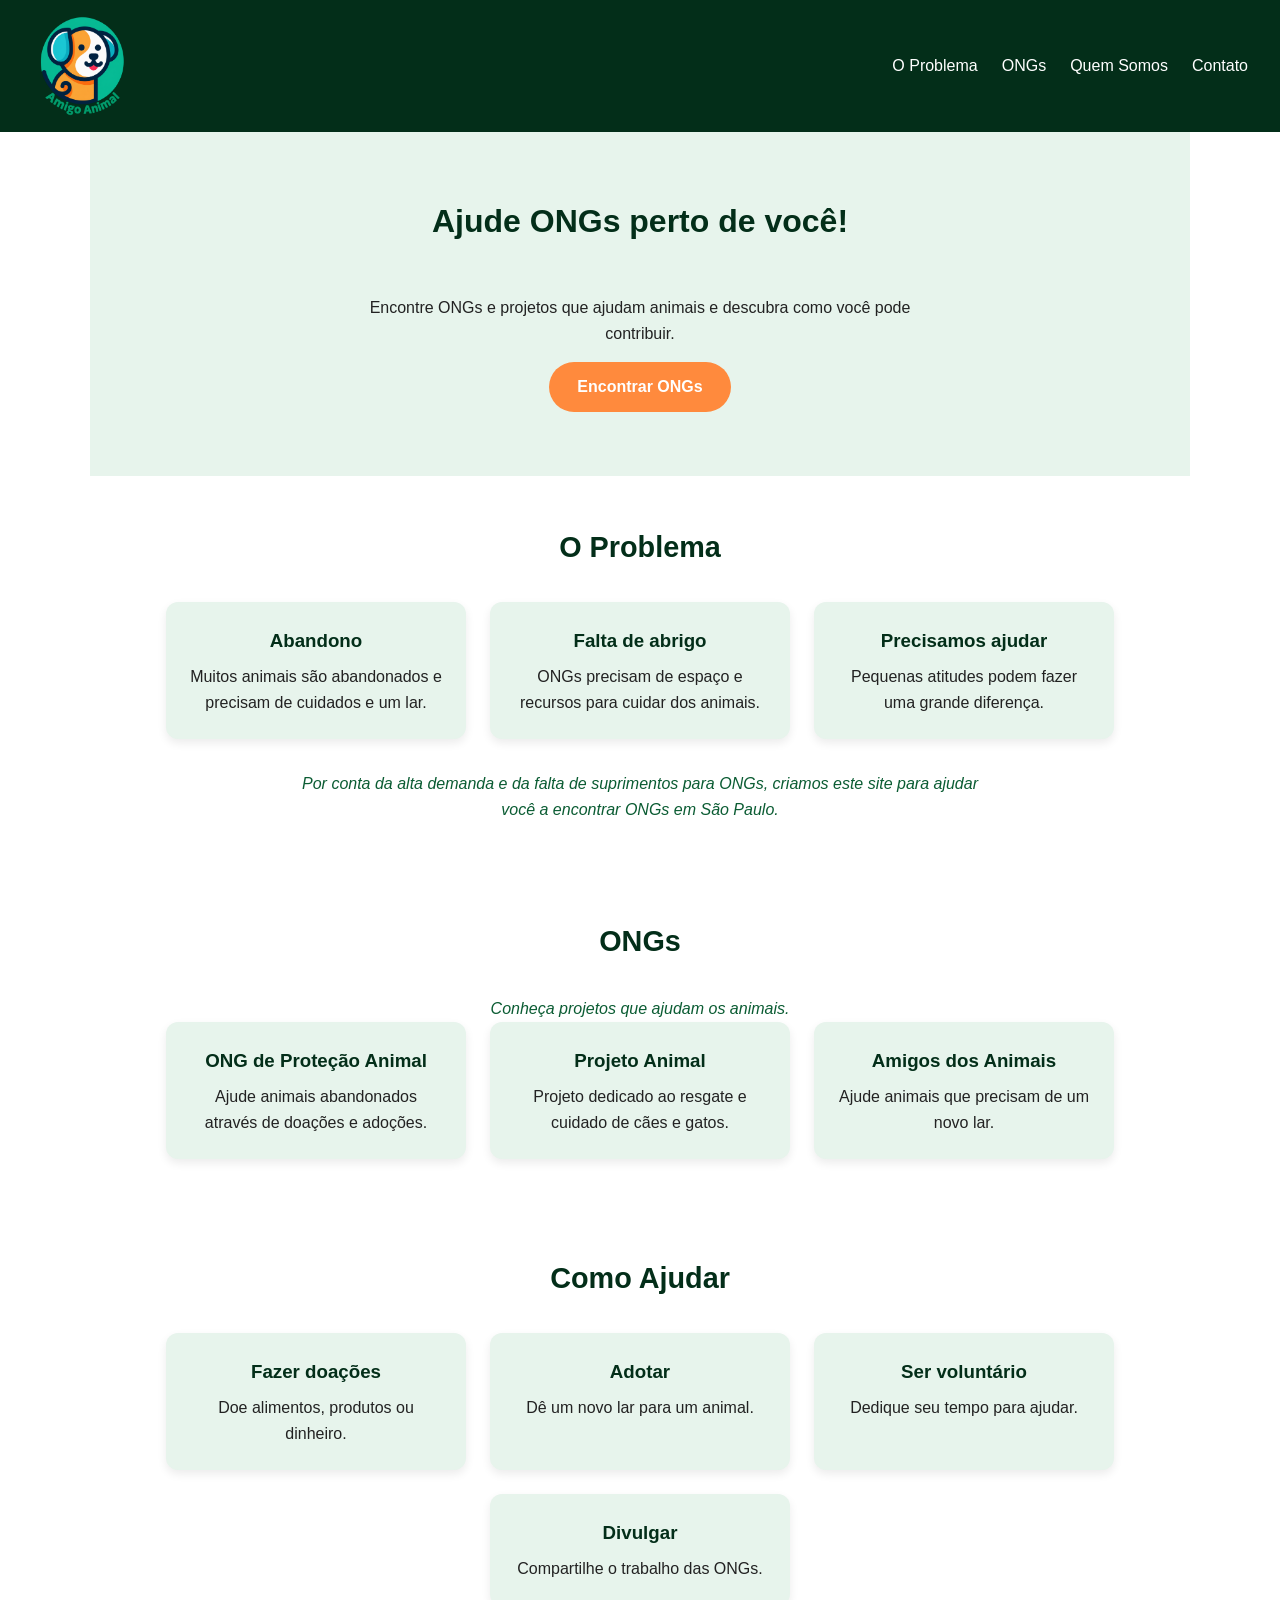
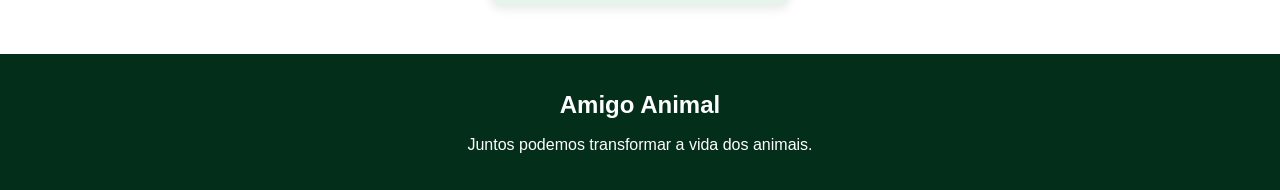
<file: index.html>
<!DOCTYPE html>
<html lang="pt-BR">

<head>
    <meta charset="UTF-8">
    <meta name="viewport" content="width=device-width, initial-scale=1.0">
    <title>Amigo Animal</title>
    <link rel="stylesheet" href="css/style.css">
</head>

<body>

<header>
<img src="img/logoamigoanimal.png">

    <nav>
        <a href="#problema">O Problema</a>
        <a href="ongs.html">ONGs</a>
        <a href="quemsomos.html">Quem Somos</a>
        <a href="contato.html">Contato</a>
    </nav>
</header>

<section id="inicio" class="inicio">
    <h2>Ajude ONGs perto de você!</h2>
    <p>
        Encontre ONGs e projetos que ajudam animais
        e descubra como você pode contribuir.
    </p>
    <a class="button" href="ongs.html">Encontrar ONGs</a>
</section>

<section id="problema">
    <h2>O Problema</h2>

    <div class="bloco">
        <div class="box">
            <h3>Abandono</h3>
            <p>Muitos animais são abandonados e precisam de cuidados e um lar.</p>
        </div>

        <div class="box">
            <h3>Falta de abrigo</h3>
            <p>ONGs precisam de espaço e recursos para cuidar dos animais.</p>
        </div>

        <div class="box">
            <h3>Precisamos ajudar</h3>
            <p>Pequenas atitudes podem fazer uma grande diferença.</p>
        </div>
    </div>

    <p class="destaque">
        Por conta da alta demanda e da falta de suprimentos para ONGs,
        criamos este site para ajudar você a encontrar ONGs em São Paulo.
    </p>

</section>

<section id="ongs">
    <h2>ONGs</h2>

    <p class="destaque">Conheça projetos que ajudam os animais.</p>

    <div class="bloco">
        <div class="box">
            <h3>ONG de Proteção Animal</h3>
            <p>Ajude animais abandonados através de doações e adoções.</p>
        </div>

        <div class="box">
            <h3>Projeto Animal</h3>
            <p>Projeto dedicado ao resgate e cuidado de cães e gatos.</p>
        </div>

        <div class="box">
            <h3>Amigos dos Animais</h3>
            <p>Ajude animais que precisam de um novo lar.</p>
        </div>
    </div>
</section>

<section id="ajudar">
    <h2>Como Ajudar</h2>

    <div class="bloco">
        <div class="box">
            <h3>Fazer doações</h3>
            <p>Doe alimentos, produtos ou dinheiro.</p>
        </div>

        <div class="box">
            <h3>Adotar</h3>
            <p>Dê um novo lar para um animal.</p>
        </div>

        <div class="box">
            <h3>Ser voluntário</h3>
            <p>Dedique seu tempo para ajudar.</p>
        </div>

        <div class="box">
            <h3>Divulgar</h3>
            <p>Compartilhe o trabalho das ONGs.</p>
        </div>
    </div>
</section>

<footer>
    <h2>Amigo Animal</h2>
    <p>Juntos podemos transformar a vida dos animais.</p>
</footer>

</body>
</html>
</file>
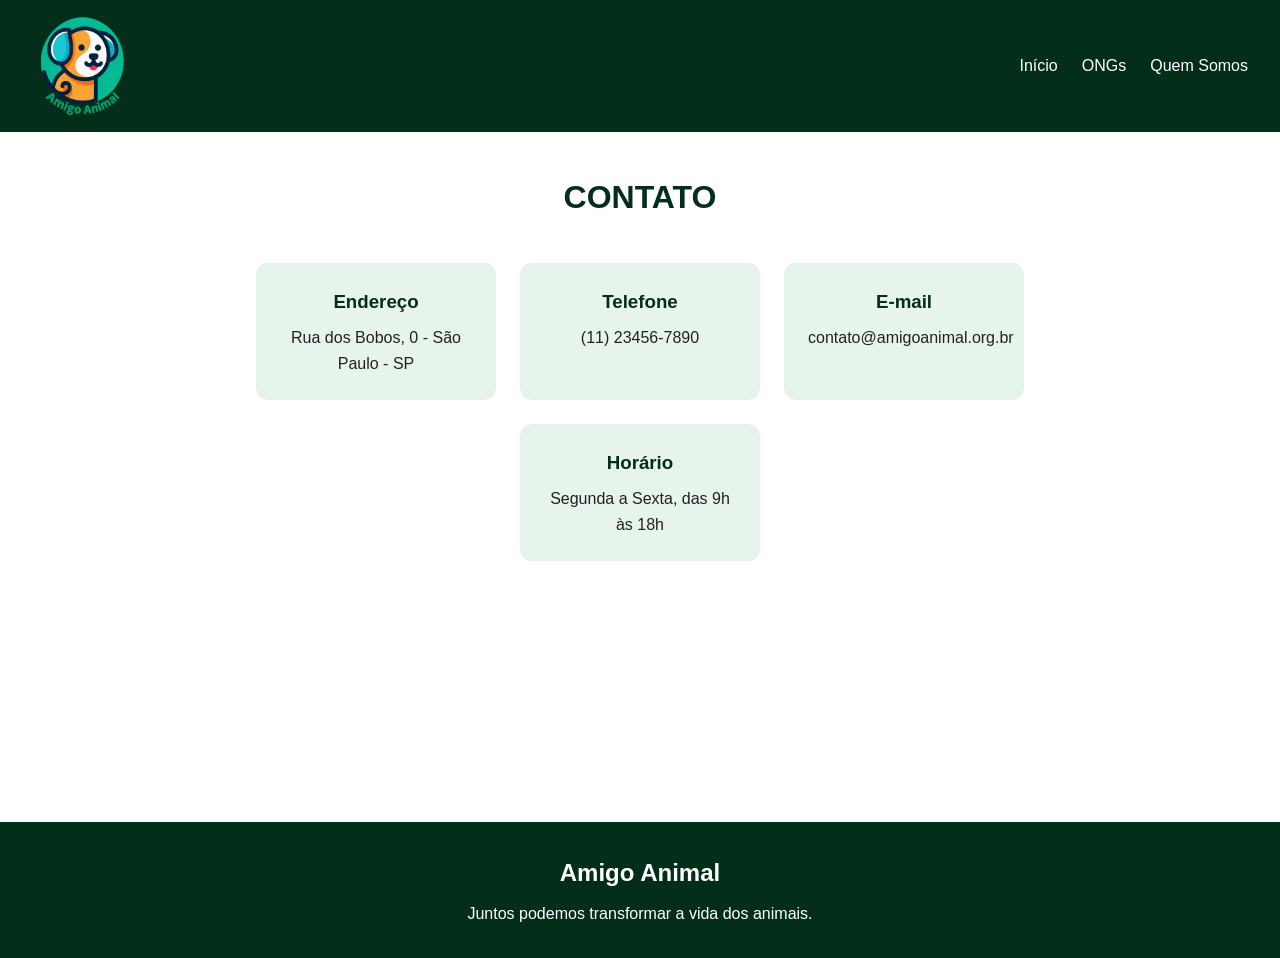
<file: contato.html>
<!DOCTYPE html>
<html lang="pt-BR">
<head>
    <meta charset="UTF-8">
    <meta name="viewport" content="width=device-width, initial-scale=1.0">
    <title>Amigo Animal - Contato</title>
    <link rel="stylesheet" href="css/stylecontato.css">
</head>
<body>
<header>
<img src="img/logoamigoanimal.png">

    <nav>
        <a href="index.html">Início</a>
        <a href="ongs.html">ONGs</a>
        <a href="quemsomos.html">Quem Somos</a>
    </nav>
</header>

<h1 class="titulo-pagina">CONTATO</h1>

<section class="contato">
    <div class="contato-box">
        <h3>Endereço</h3>
        <p>Rua dos Bobos, 0 - São Paulo - SP</p>
    </div>

    <div class="contato-box">
        <h3>Telefone</h3>
        <p>(11) 23456-7890</p>
    </div>

    <div class="contato-box">
        <h3>E-mail</h3>
        <p>contato@amigoanimal.org.br</p>
    </div>

    <div class="contato-box">
        <h3>Horário</h3>
        <p>Segunda a Sexta, das 9h às 18h</p>
    </div>
</section>
<br>
<br>
<br>
<br>
<br>
<br>
<br>
<br>

<footer>
    <h2>Amigo Animal</h2>
    <p>Juntos podemos transformar a vida dos animais.</p>
</footer>
</body>
</html>
</file>
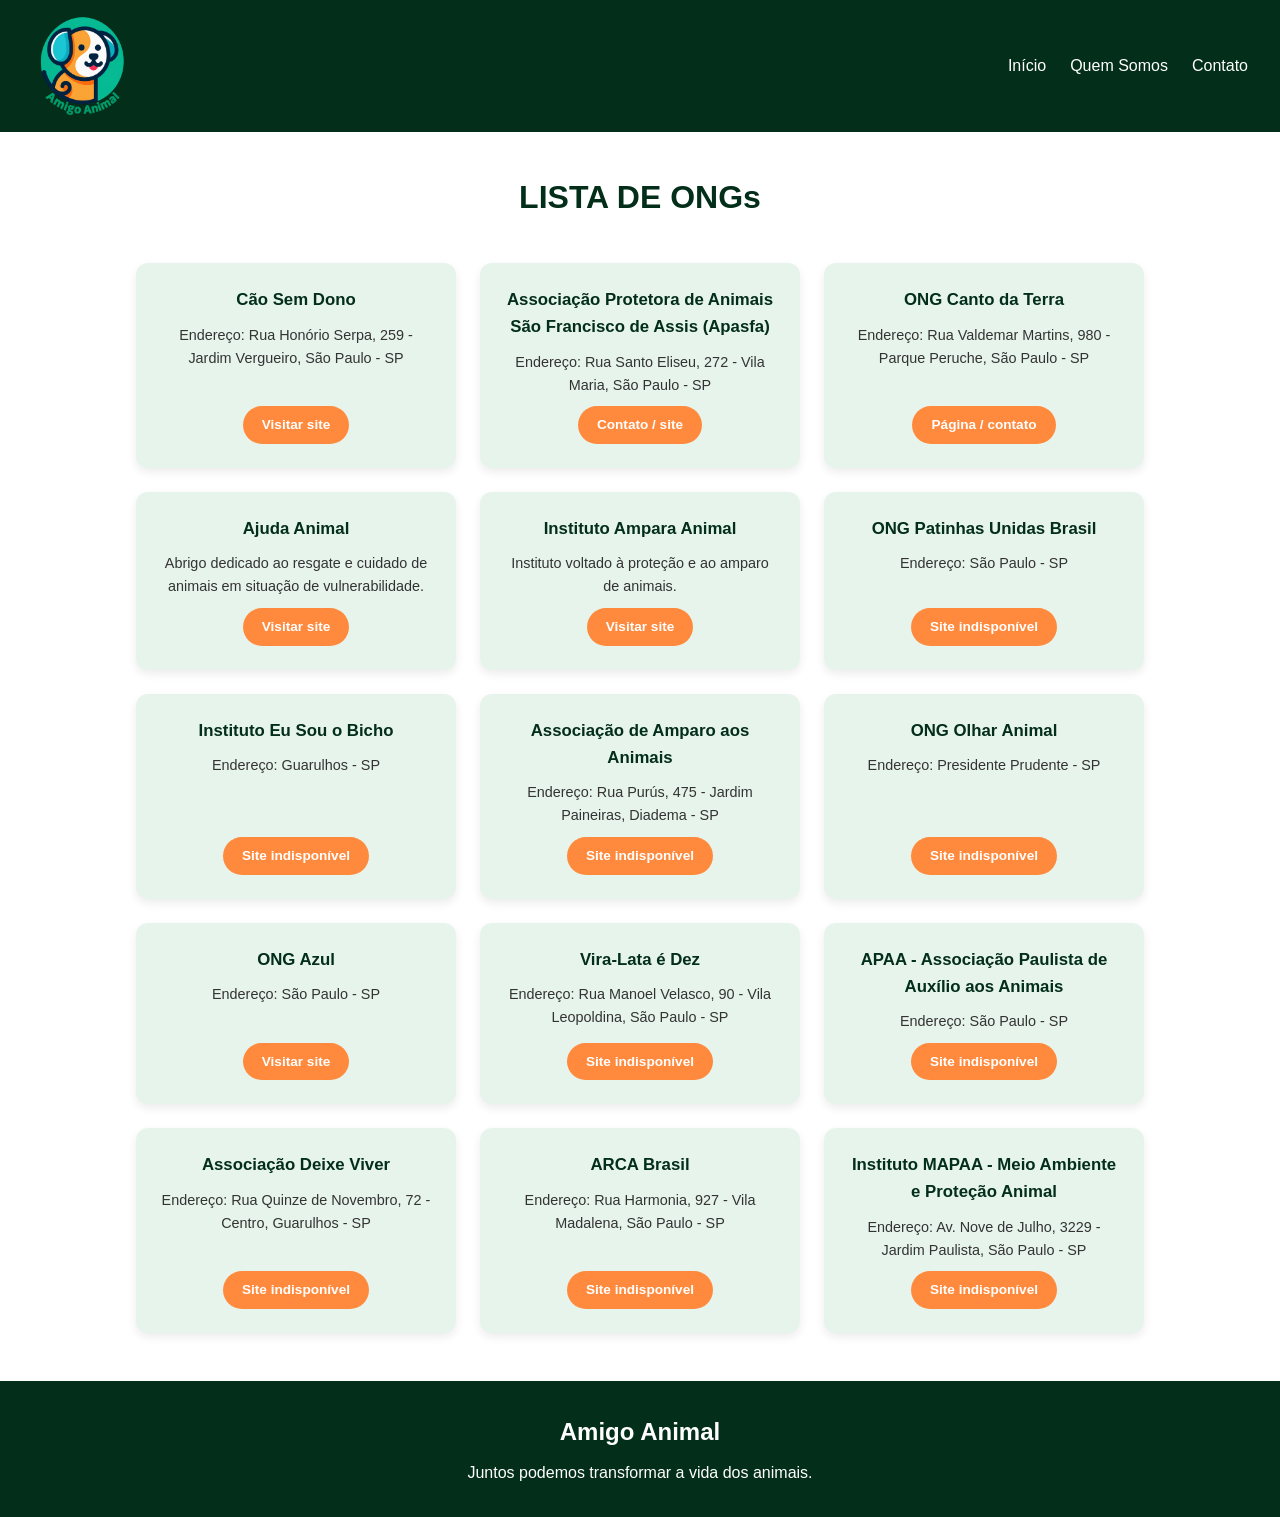
<file: ongs.html>
<!DOCTYPE html>
<html lang="pt-BR">
<head>
    <meta charset="UTF-8">
    <meta name="viewport" content="width=device-width, initial-scale=1.0">
    <link rel="stylesheet" href="css/styleong.css">
    <title>Amigo Animal - ONGs</title>
</head>
<body>
<header>
<img src="img/logoamigoanimal.png">

    <nav>
        <a href="index.html">Início</a>
        <a href="quemsomos.html">Quem Somos</a>
        <a href="contato.html">Contato</a>
    </nav>
</header>

<h1 class="titulo-pagina">LISTA DE ONGs</h1>

<section class="grid-ongs">

    <article class="ong">
        <h3>Cão Sem Dono</h3>
        <p>Endereço: Rua Honório Serpa, 259 - Jardim Vergueiro, São Paulo - SP</p>
        <a href="https://www.caosemdono.com.br/" target="_blank" rel="noopener">Visitar site</a>
    </article>

    <article class="ong">
        <h3>Associação Protetora de Animais São Francisco de Assis (Apasfa)</h3>
        <p>Endereço: Rua Santo Eliseu, 272 - Vila Maria, São Paulo - SP</p>
        <a href="https://www.google.com/searchviewer/10?svid=CAwSHRIbCgNwdnESFENnMHZaeTh4TVhGdE1EVm9ZM1I2GAo" target="_blank" rel="noopener">Contato / site</a>
    </article>

    <article class="ong">
        <h3>ONG Canto da Terra</h3>
        <p>Endereço: Rua Valdemar Martins, 980 - Parque Peruche, São Paulo - SP</p>
        <a href="https://www.facebook.com/CantoDaTerraONG/videos/pra-voc%C3%AAs-um-pouquinho-do-nosso-trabalho-a-ocisp-canto-da-terra-possui-um-abrigo/1028351379014324/" target="_blank" rel="noopener">Página / contato</a>
    </article>

    <article class="ong">
        <h3>Ajuda Animal</h3>
        <p>Abrigo dedicado ao resgate e cuidado de animais em situação de vulnerabilidade.</p>
        <a href="https://www.projetoajudaanimal.com.br/" target="_blank" rel="noopener">Visitar site</a>
    </article>

    <article class="ong">
        <h3>Instituto Ampara Animal</h3>
        <p>Instituto voltado à proteção e ao amparo de animais.</p>
        <a href="https://share.google/oQpYQRtncBmPziZPZ" target="_blank" rel="noopener">Visitar site</a>
    </article>

    <article class="ong">
        <h3>ONG Patinhas Unidas Brasil</h3>
        <p>Endereço: São Paulo - SP</p>
        <a href="#">Site indisponível</a>
    </article>

    <article class="ong">
        <h3>Instituto Eu Sou o Bicho</h3>
        <p>Endereço: Guarulhos - SP</p>
        <a href="#">Site indisponível</a>
    </article>

    <article class="ong">
        <h3>Associação de Amparo aos Animais</h3>
        <p>Endereço: Rua Purús, 475 - Jardim Paineiras, Diadema - SP</p>
        <a href="#">Site indisponível</a>
    </article>

    <article class="ong">
        <h3>ONG Olhar Animal</h3>
        <p>Endereço: Presidente Prudente - SP</p>
        <a href="#">Site indisponível</a>
    </article>

    <article class="ong">
        <h3>ONG Azul</h3>
        <p>Endereço: São Paulo - SP</p>
        <a href="https://www.ongazul.com.br/" target="_blank" rel="noopener">Visitar site</a>
    </article>

    <article class="ong">
        <h3>Vira-Lata é Dez</h3>
        <p>Endereço: Rua Manoel Velasco, 90 - Vila Leopoldina, São Paulo - SP</p>
        <a href="#">Site indisponível</a>
    </article>

    <article class="ong">
        <h3>APAA - Associação Paulista de Auxílio aos Animais</h3>
        <p>Endereço: São Paulo - SP</p>
        <a href="#">Site indisponível</a>
    </article>

    <article class="ong">
        <h3>Associação Deixe Viver</h3>
        <p>Endereço: Rua Quinze de Novembro, 72 - Centro, Guarulhos - SP</p>
        <a href="#">Site indisponível</a>
    </article>

    <article class="ong">
        <h3>ARCA Brasil</h3>
        <p>Endereço: Rua Harmonia, 927 - Vila Madalena, São Paulo - SP</p>
        <a href="#">Site indisponível</a>
    </article>

    <article class="ong">
        <h3>Instituto MAPAA - Meio Ambiente e Proteção Animal</h3>
        <p>Endereço: Av. Nove de Julho, 3229 - Jardim Paulista, São Paulo - SP</p>
        <a href="#">Site indisponível</a>
    </article>

</section>

<footer>
    <h2>Amigo Animal</h2>
    <p>Juntos podemos transformar a vida dos animais.</p>
</footer>
</body>
</html>
</file>
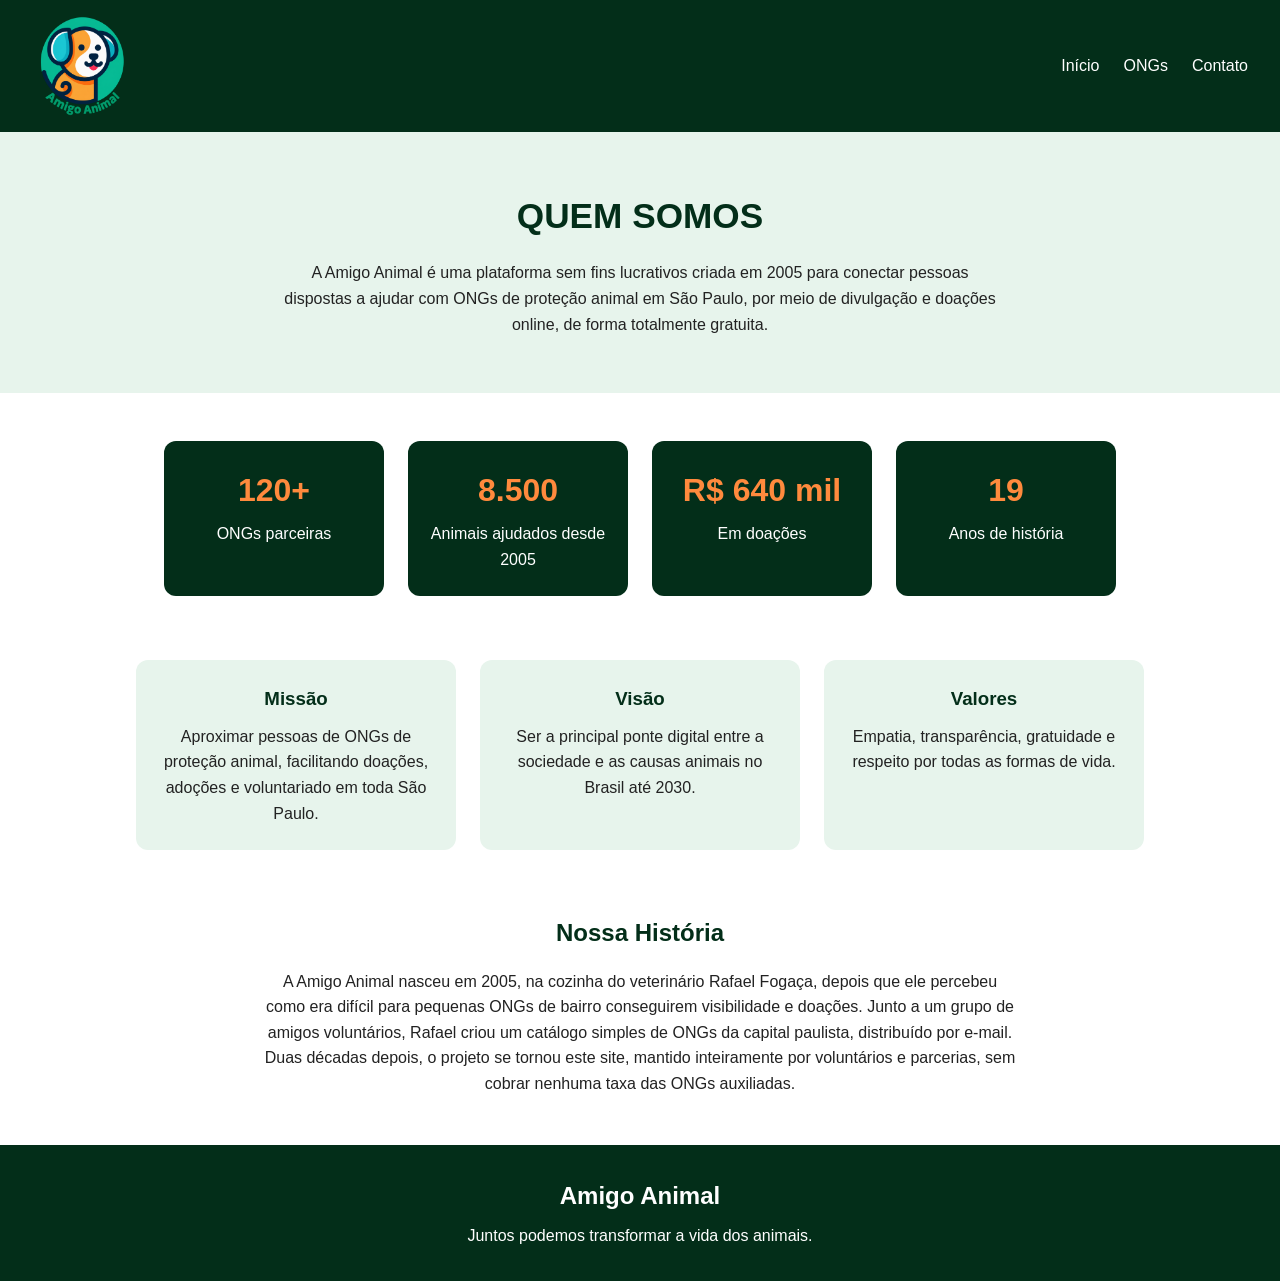
<file: quemsomos.html>
<!DOCTYPE html>
<html lang="pt-BR">
<head>
    <meta charset="UTF-8">
    <meta name="viewport" content="width=device-width, initial-scale=1.0">
    <title>Amigo Animal - Quem Somos</title>
    <link rel="stylesheet" href="css/stylequemsomos.css">
</head>
<body>
<header>
<img src="img/logoamigoanimal.png">

    <nav>
        <a href="index.html">Início</a>
        <a href="ongs.html">ONGs</a>
        <a href="contato.html">Contato</a>
    </nav>
</header>

<section class="quemsomos">
    <h1>QUEM SOMOS</h1>
    <p>
        A Amigo Animal é uma plataforma sem fins lucrativos criada em 2005 para conectar
        pessoas dispostas a ajudar com ONGs de proteção animal em São Paulo, por meio de
        divulgação e doações online, de forma totalmente gratuita.
    </p>
</section>

<section class="numeros">
    <div class="numero1">
        <span class="numero2">120+</span>
        <p>ONGs parceiras</p>
    </div>
    <div class="numero1">
        <span class="numero2">8.500</span>
        <p>Animais ajudados desde 2005</p>
    </div>
    <div class="numero1">
        <span class="numero2">R$ 640 mil</span>
        <p>Em doações</p>
    </div>
    <div class="numero1">
        <span class="numero2">19</span>
        <p>Anos de história</p>
    </div>
</section>

<section class="missao-visao-valores">
    <div class="mvv">
        <h3>Missão</h3>
        <p>Aproximar pessoas de ONGs de proteção animal, facilitando doações, adoções e voluntariado em toda São Paulo.</p>
    </div>
    <div class="mvv">
        <h3>Visão</h3>
        <p>Ser a principal ponte digital entre a sociedade e as causas animais no Brasil até 2030.</p>
    </div>
    <div class="mvv">
        <h3>Valores</h3>
        <p>Empatia, transparência, gratuidade e respeito por todas as formas de vida.</p>
    </div>
</section>

<section class="historia">
    <h2>Nossa História</h2>
    <p>
        A Amigo Animal nasceu em 2005, na cozinha do veterinário Rafael Fogaça,
        depois que ele percebeu como era difícil para pequenas ONGs de bairro
        conseguirem visibilidade e doações. Junto a um grupo de amigos voluntários,
        Rafael criou um catálogo simples de ONGs da capital paulista, distribuído por e-mail.
        Duas décadas depois, o projeto se tornou este site, mantido inteiramente por
        voluntários e parcerias, sem cobrar nenhuma taxa das ONGs auxiliadas.
    </p>
</section>

<footer>
    <h2>Amigo Animal</h2>
    <p>Juntos podemos transformar a vida dos animais.</p>
</footer>
</body>
</html>
</file>
<file: css/style.css>
* {
    margin: 0;
    padding: 0;
    box-sizing: border-box;
}

:root {
    --verde-escuro: #032e19;
    --verde-medio: #0b5c33;
    --verde-claro: #e7f4ec;
    --laranja: #ff8a3d;
    --texto: #222;
    --branco: #fff;
}

body {
    font-family: Arial, sans-serif;
    color: var(--texto);
    line-height: 1.6;
    background-color: var(--branco);
}

header {
    display: flex;
    flex-wrap: wrap;
    align-items: center;
    justify-content: space-between;
    gap: 1rem;
    background-color: var(--verde-escuro);
    color: var(--branco);
    padding: 1rem 2rem;
}

header img {
    height: 100px;
    width: 100px;
}

nav {
    display: flex;
    flex-wrap: wrap;
    gap: 1.5rem;
}

nav a {
    color: var(--branco);
    text-decoration: none;
    font-weight: 500;
    transition: color 0.2s;
}

nav a:hover {
    color: var(--laranja);
}

.inicio {
    display: flex;
    flex-direction: column;
    align-items: center;
    text-align: center;
    gap: 1rem;
    padding: 4rem 1.5rem;
    background-color: var(--verde-claro);
}

.inicio h2 {
    font-size: 2rem;
    color: var(--verde-escuro);
}

.inicio p {
    max-width: 600px;
}

.button {
    display: inline-block;
    padding: 0.75rem 1.75rem;
    background-color: var(--laranja);
    color: var(--branco);
    text-decoration: none;
    border-radius: 30px;
    font-weight: 600;
    transition: transform 0.2s, background-color 0.2s;
}

.button:hover {
    background-color: var(--verde-medio);
    transform: translateY(-2px);
}

section {
    padding: 3rem 1.5rem;
    max-width: 1100px;
    margin: 0 auto;
}

section h2 {
    text-align: center;
    color: var(--verde-escuro);
    margin-bottom: 2rem;
    font-size: 1.8rem;
}

.bloco {
    display: flex;
    flex-wrap: wrap;
    justify-content: center;
    gap: 1.5rem;
}

.box {
    flex: 1 1 260px;
    max-width: 300px;
    background-color: var(--verde-claro);
    border-radius: 12px;
    padding: 1.5rem;
    text-align: center;
    box-shadow: 0 4px 10px rgba(0, 0, 0, 0.08);
    transition: transform 0.2s;
}

.box:hover {
    transform: translateY(-5px);
}

.box h3 {
    color: var(--verde-escuro);
    margin-bottom: 0.5rem;
}

.destaque {
    text-align: center;
    max-width: 700px;
    margin: 2rem auto 0;
    font-style: italic;
    color: var(--verde-medio);
}

footer {
    display: flex;
    flex-direction: column;
    align-items: center;
    gap: 0.5rem;
    background-color: var(--verde-escuro);
    color: var(--branco);
    text-align: center;
    padding: 2rem 1rem;
}
</file>
<file: css/stylecontato.css>
* {
    margin: 0;
    padding: 0;
    box-sizing: border-box;
}

:root {
    --verde-escuro: #032e19;
    --verde-claro: #e7f4ec;
    --laranja: #ff8a3d;
    --branco: #fff;
}

body {
    font-family: Arial, sans-serif;
    color: #222;
    line-height: 1.6;
    background-color: var(--branco);
}

header {
    display: flex;
    flex-wrap: wrap;
    align-items: center;
    justify-content: space-between;
    gap: 1rem;
    background-color: var(--verde-escuro);
    color: var(--branco);
    padding: 1rem 2rem;
}

header img {
    height: 100px;
    width: 100px;
}

nav {
    display: flex;
    flex-wrap: wrap;
    gap: 1.5rem;
}

nav a {
    color: var(--branco);
    text-decoration: none;
    font-weight: 500;
}

nav a:hover {
    color: var(--laranja);
}

.titulo-pagina {
    text-align: center;
    color: var(--verde-escuro);
    margin: 2.5rem 0 1.5rem;
    font-size: 2rem;
}

.contato {
    display: flex;
    flex-wrap: wrap;
    justify-content: center;
    gap: 1.5rem;
    max-width: 1000px;
    margin: 0 auto;
    padding: 1rem 1.5rem 3.5rem;
}

.contato-box {
    flex: 1 1 220px;
    max-width: 240px;
    background-color: var(--verde-claro);
    border-radius: 12px;
    padding: 1.5rem;
    text-align: center;
    transition: transform 0.2s;
}

.contato-box:hover {
    transform: translateY(-5px);
}

.contato-box h3 {
    color: var(--verde-escuro);
    margin-bottom: 0.5rem;
}

footer {
    display: flex;
    flex-direction: column;
    align-items: center;
    gap: 0.5rem;
    background-color: var(--verde-escuro);
    color: var(--branco);
    text-align: center;
    padding: 2rem 1rem;
}
</file>
<file: css/styleong.css>
* {
    margin: 0;
    padding: 0;
    box-sizing: border-box;
}

:root {
    --verde-escuro: #032e19;
    --verde-medio: #0b5c33;
    --verde-claro: #e7f4ec;
    --laranja: #ff8a3d;
    --branco: #fff;
}

body {
    font-family: Arial, sans-serif;
    color: #222;
    line-height: 1.6;
    background-color: var(--branco);
}

header {
    display: flex;
    flex-wrap: wrap;
    align-items: center;
    justify-content: space-between;
    gap: 1rem;
    background-color: var(--verde-escuro);
    color: var(--branco);
    padding: 1rem 2rem;
}

header img {
    height: 100px;
    width: 100px;
}

nav {
    display: flex;
    flex-wrap: wrap;
    gap: 1.5rem;
}

nav a {
    color: var(--branco);
    text-decoration: none;
    font-weight: 500;
}

nav a:hover {
    color: var(--laranja);
}

.titulo-pagina {
    text-align: center;
    color: var(--verde-escuro);
    margin: 2.5rem 0 1.5rem;
    font-size: 2rem;
}

.grid-ongs {
    display: flex;
    flex-wrap: wrap;
    justify-content: center;
    gap: 1.5rem;
    max-width: 1200px;
    margin: 0 auto;
    padding: 1rem 1.5rem 3rem;
}

.ong {
    flex: 1 1 280px;
    max-width: 320px;
    background-color: var(--verde-claro);
    border-radius: 12px;
    padding: 1.5rem;
    display: flex;
    flex-direction: column;
    align-items: center;
    text-align: center;
    gap: 0.6rem;
    box-shadow: 0 4px 10px rgba(0, 0, 0, 0.08);
    transition: transform 0.2s;
}

.ong:hover {
    transform: translateY(-5px);
}

.ong img {
    width: 160px;
    height: 70px;
    object-fit: contain;
}

.ong h3 {
    color: var(--verde-escuro);
    font-size: 1.05rem;
}

.ong p {
    font-size: 0.9rem;
    color: #333;
}

.ong a {
    margin-top: auto;
    display: inline-block;
    padding: 0.5rem 1.2rem;
    background-color: var(--laranja);
    color: var(--branco);
    text-decoration: none;
    border-radius: 20px;
    font-size: 0.85rem;
    font-weight: 600;
    transition: background-color 0.2s;
}

.ong a:hover {
    background-color: var(--verde-medio);
}

footer {
    display: flex;
    flex-direction: column;
    align-items: center;
    gap: 0.5rem;
    background-color: var(--verde-escuro);
    color: var(--branco);
    text-align: center;
    padding: 2rem 1rem;
}
</file>
<file: css/stylequemsomos.css>
* {
    margin: 0;
    padding: 0;
    box-sizing: border-box;
}

:root {
    --verde-escuro: #032e19;
    --verde-medio: #0b5c33;
    --verde-claro: #e7f4ec;
    --laranja: #ff8a3d;
    --branco: #fff;
}

body {
    font-family: Arial, sans-serif;
    color: #222;
    line-height: 1.6;
    background-color: var(--branco);
}

header {
    display: flex;
    flex-wrap: wrap;
    align-items: center;
    justify-content: space-between;
    gap: 1rem;
    background-color: var(--verde-escuro);
    color: var(--branco);
    padding: 1rem 2rem;
}

header img {
    height: 100px;
    width: 100px;
}

nav {
    display: flex;
    flex-wrap: wrap;
    gap: 1.5rem;
}

nav a {
    color: var(--branco);
    text-decoration: none;
    font-weight: 500;
}

nav a:hover {
    color: var(--laranja);
}

.quemsomos {
    display: flex;
    flex-direction: column;
    align-items: center;
    text-align: center;
    gap: 1rem;
    padding: 3.5rem 1.5rem;
    background-color: var(--verde-claro);
}

.quemsomos h1 {
    color: var(--verde-escuro);
    font-size: 2.2rem;
}

.quemsomos p {
    max-width: 720px;
}

.numeros {
    display: flex;
    flex-wrap: wrap;
    justify-content: center;
    gap: 1.5rem;
    max-width: 1000px;
    margin: 0 auto;
    padding: 3rem 1.5rem;
}

.numero1 {
    flex: 1 1 200px;
    max-width: 220px;
    text-align: center;
    background-color: var(--verde-escuro);
    color: var(--branco);
    border-radius: 12px;
    padding: 1.5rem 1rem;
}

.numero2 {
    display: block;
    font-size: 2rem;
    font-weight: 700;
    color: var(--laranja);
    margin-bottom: 0.3rem;
}

.missao-visao-valores {
    display: flex;
    flex-wrap: wrap;
    justify-content: center;
    gap: 1.5rem;
    max-width: 1100px;
    margin: 0 auto;
    padding: 1rem 1.5rem 3rem;
}

.mvv {
    flex: 1 1 260px;
    max-width: 320px;
    background-color: var(--verde-claro);
    border-radius: 12px;
    padding: 1.5rem;
    text-align: center;
}

.mvv h3 {
    color: var(--verde-escuro);
    margin-bottom: 0.6rem;
}

.historia {
    max-width: 800px;
    margin: 0 auto;
    padding: 1rem 1.5rem 3rem;
    text-align: center;
}

.historia h2 {
    color: var(--verde-escuro);
    margin-bottom: 1rem;
}



footer {
    display: flex;
    flex-direction: column;
    align-items: center;
    gap: 0.5rem;
    background-color: var(--verde-escuro);
    color: var(--branco);
    text-align: center;
    padding: 2rem 1rem;
}
</file>
